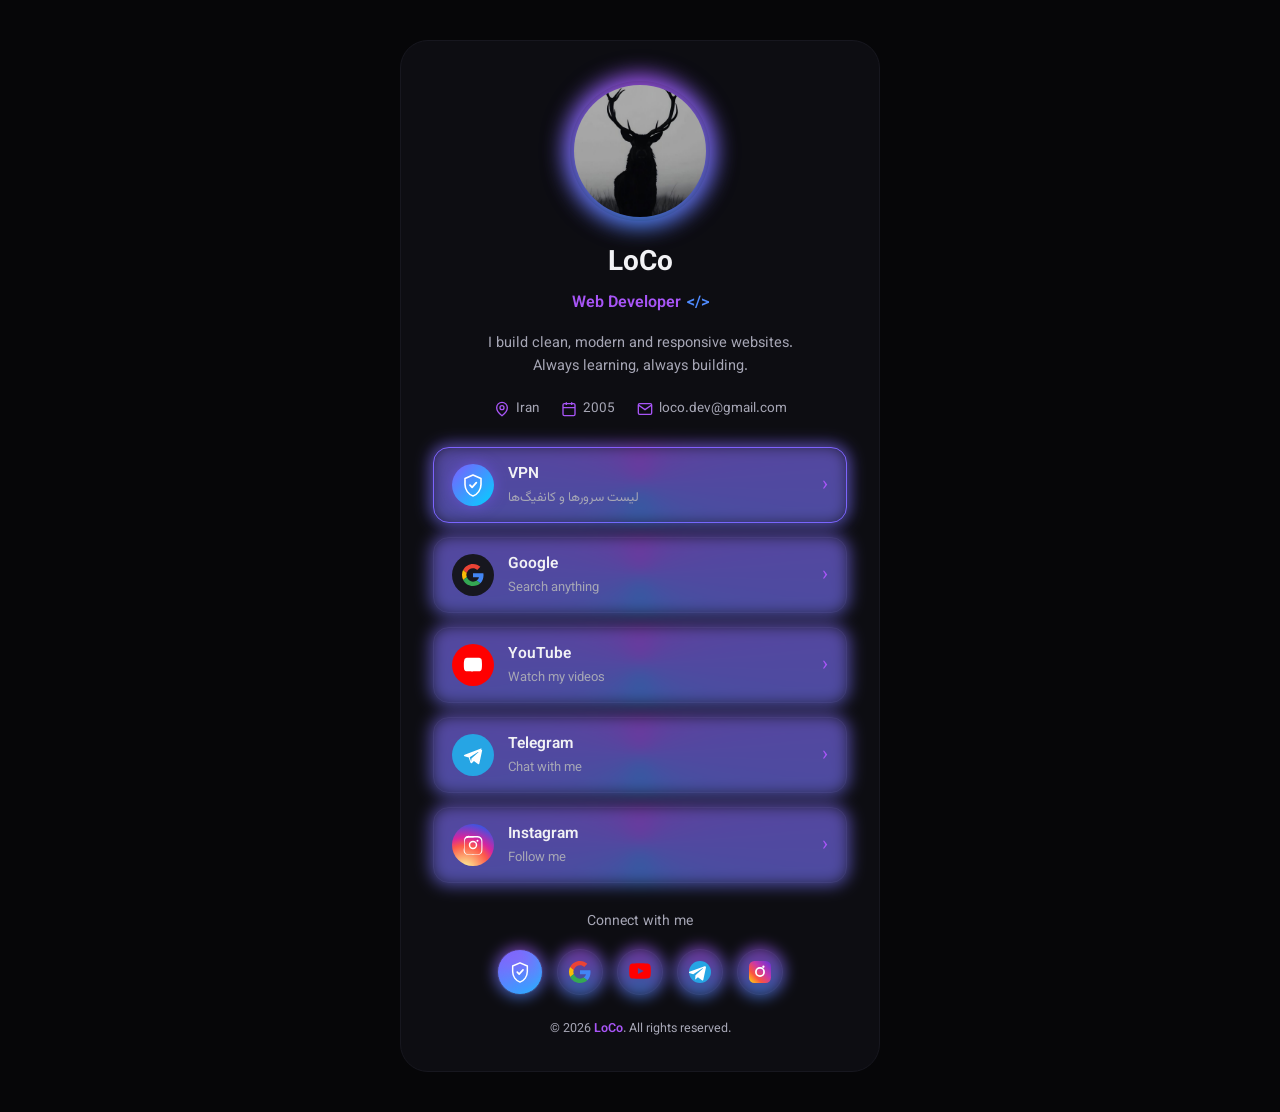
<file: index.html>
<!DOCTYPE html>
<html lang="en">
<head>
<meta charset="UTF-8">
<meta name="viewport" content="width=device-width, initial-scale=1.0">
<title>LoCo — Web Developer</title>
<meta name="description" content="LoCo — Web Developer. VPN, YouTube, Telegram, Instagram links.">
<meta property="og:title" content="LoCo — Web Developer">
<meta property="og:description" content="I build clean, modern and responsive websites. Always learning, always building.">
<meta property="og:type" content="website">
<link rel="icon" href="data:image/svg+xml,%3Csvg xmlns='http://www.w3.org/2000/svg' viewBox='0 0 24 24'%3E%3Cdefs%3E%3ClinearGradient id='g' x1='0' y1='0' x2='1' y2='1'%3E%3Cstop offset='0' stop-color='%237c5cff'/%3E%3Cstop offset='1' stop-color='%2300d4ff'/%3E%3C/linearGradient%3E%3C/defs%3E%3Crect width='24' height='24' rx='6' fill='%230d0d12'/%3E%3Cpath d='M12 3 5 6v5c0 4.5 2.9 8.4 7 9.7 4.1-1.3 7-5.2 7-9.7V6l-7-3Z' fill='none' stroke='url(%23g)' stroke-width='1.6'/%3E%3Cpath d='M9 12 11 14 15.3 9.5' stroke='url(%23g)' stroke-width='1.8' fill='none' stroke-linecap='round' stroke-linejoin='round'/%3E%3C/svg%3E">
<link rel="preconnect" href="https://fonts.googleapis.com">
<link rel="preconnect" href="https://fonts.gstatic.com" crossorigin>
<link href="https://fonts.googleapis.com/css2?family=Vazirmatn:wght@400;500;600;700&display=swap" rel="stylesheet">
<link rel="stylesheet" href="style.css">
</head>
<body>

  <main class="card">

    <div class="avatar-wrap">
      <img class="avatar" src="LoCo.jpg" alt="LoCo">
    </div>

    <h1 class="name">LoCo</h1>
    <p class="role">Web Developer <span class="tag">&lt;/&gt;</span></p>

    <p class="bio">
      I build clean, modern and responsive websites.<br>
      Always learning, always building.
    </p>

    <ul class="meta">
      <li>
        <svg viewBox="0 0 24 24" fill="none" stroke="currentColor" stroke-width="2"><path d="M20 10c0 6-8 12-8 12s-8-6-8-12a8 8 0 0 1 16 0Z"/><circle cx="12" cy="10" r="3"/></svg>
        Iran
      </li>
      <li>
        <svg viewBox="0 0 24 24" fill="none" stroke="currentColor" stroke-width="2"><rect x="3" y="4" width="18" height="18" rx="2"/><path d="M16 2v4M8 2v4M3 10h18"/></svg>
        2005
      </li>
      <li>
        <svg viewBox="0 0 24 24" fill="none" stroke="currentColor" stroke-width="2"><rect x="2" y="4" width="20" height="16" rx="2"/><path d="m22 6-10 7L2 6"/></svg>
        loco.dev@gmail.com
      </li>
    </ul>

    <nav class="links">
      <a class="link-row featured" href="vpn.html" target="_blank" rel="noopener">
        <span class="icon icon-vpn">
          <svg viewBox="0 0 24 24" fill="none"><path d="M12 2 4 5.5v6c0 5.25 3.4 9.9 8 11.5 4.6-1.6 8-6.25 8-11.5v-6L12 2Z" stroke="#fff" stroke-width="1.6" stroke-linejoin="round"/><path d="M9 12.2 11.1 14.3 15.3 9.7" stroke="#fff" stroke-width="1.8" stroke-linecap="round" stroke-linejoin="round"/></svg>
        </span>
        <span class="link-text">
          <span class="link-title">VPN</span>
          <span class="link-sub">لیست سرورها و کانفیگ‌ها</span>
        </span>
        <span class="chevron">›</span>
      </a>

      <a class="link-row" href="https://google.com" target="_blank" rel="noopener">
        <span class="icon icon-google">
          <svg viewBox="0 0 48 48"><path fill="#EA4335" d="M24 9.5c3.54 0 6.71 1.22 9.21 3.6l6.85-6.85C35.9 2.38 30.47 0 24 0 14.62 0 6.51 5.38 2.56 13.22l7.98 6.19C12.43 13.72 17.74 9.5 24 9.5z"/><path fill="#4285F4" d="M46.98 24.55c0-1.57-.15-3.09-.38-4.55H24v9.02h12.94c-.58 2.9-2.26 5.36-4.78 7.02l7.73 6c4.51-4.18 7.09-10.36 7.09-17.49z"/><path fill="#FBBC05" d="M10.53 28.59A14.5 14.5 0 0 1 9.5 24c0-1.59.27-3.13.76-4.59l-7.98-6.19A23.94 23.94 0 0 0 0 24c0 3.86.92 7.51 2.56 10.78l7.97-6.19z"/><path fill="#34A853" d="M24 48c6.48 0 11.93-2.13 15.89-5.81l-7.73-6c-2.15 1.45-4.92 2.3-8.16 2.3-6.26 0-11.57-4.22-13.47-9.91l-7.97 6.19C6.51 42.62 14.62 48 24 48z"/></svg>
        </span>
        <span class="link-text">
          <span class="link-title">Google</span>
          <span class="link-sub">Search anything</span>
        </span>
        <span class="chevron">›</span>
      </a>

      <a class="link-row" href="https://youtube.com/@tradeloco1" target="_blank" rel="noopener">
        <span class="icon icon-youtube">
          <svg viewBox="0 0 24 24"><path fill="#fff" d="m10 15 5.19-3L10 9v6Z"/><path fill="#fff" d="M21.58 7.2s-.21-1.5-.87-2.16c-.83-.87-1.76-.87-2.19-.92C15.5 4 12 4 12 4h-.01s-3.5 0-6.51.12c-.43.05-1.36.05-2.19.92-.66.66-.87 2.16-.87 2.16S2 8.94 2 10.68v1.63c0 1.74.21 3.48.21 3.48s.21 1.5.87 2.16c.83.87 1.92.85 2.4.94C7.2 19.02 12 19.06 12 19.06s3.5 0 6.51-.13c.43-.05 1.36-.05 2.19-.92.66-.66.87-2.16.87-2.16s.21-1.74.21-3.48v-1.63c0-1.74-.21-3.48-.21-3.48Z"/></svg>
        </span>
        <span class="link-text">
          <span class="link-title">YouTube</span>
          <span class="link-sub">Watch my videos</span>
        </span>
        <span class="chevron">›</span>
      </a>

      <a class="link-row" href="https://t.me/dev_loco" target="_blank" rel="noopener">
        <span class="icon icon-telegram">
          <svg viewBox="0 0 24 24"><path fill="#fff" d="M21.5 4.5 2.9 11.8c-1.2.5-1.2 1.2-.2 1.5l4.7 1.5 1.8 5.5c.2.6.4.8.8.8.4 0 .6-.2.9-.5l2.1-2 4.4 3.2c.8.5 1.4.2 1.6-.7l2.9-13.7c.3-1.2-.4-1.7-1.4-1.4ZM8.4 14.4l9-5.6c.4-.3.8-.1.5.2l-7.6 6.9-.3 3.2-1.6-4.7Z"/></svg>
        </span>
        <span class="link-text">
          <span class="link-title">Telegram</span>
          <span class="link-sub">Chat with me</span>
        </span>
        <span class="chevron">›</span>
      </a>

      <a class="link-row" href="https://instagram.com/Devloco" target="_blank" rel="noopener">
        <span class="icon icon-instagram">
          <svg viewBox="0 0 24 24"><path fill="#fff" d="M12 2.2c3.2 0 3.6 0 4.9.07 1.2.06 2 .25 2.4.42.6.24 1 .53 1.5 1a4.1 4.1 0 0 1 1 1.5c.17.4.36 1.2.42 2.4.06 1.3.07 1.7.07 4.9s0 3.6-.07 4.9c-.06 1.2-.25 2-.42 2.4-.24.6-.53 1-1 1.5a4.1 4.1 0 0 1-1.5 1c-.4.17-1.2.36-2.4.42-1.3.06-1.7.07-4.9.07s-3.6 0-4.9-.07c-1.2-.06-2-.25-2.4-.42a4.1 4.1 0 0 1-1.5-1 4.1 4.1 0 0 1-1-1.5c-.17-.4-.36-1.2-.42-2.4C2.2 15.6 2.2 15.2 2.2 12s0-3.6.07-4.9c.06-1.2.25-2 .42-2.4a4.1 4.1 0 0 1 1-1.5 4.1 4.1 0 0 1 1.5-1c.4-.17 1.2-.36 2.4-.42C8.4 2.2 8.8 2.2 12 2.2Zm0 1.8c-3.15 0-3.52 0-4.76.07-1.03.05-1.6.22-1.97.36-.5.2-.85.42-1.22.8-.37.36-.6.72-.8 1.22-.14.37-.3.94-.36 1.97C2.8 9.48 2.8 9.85 2.8 13c0 3.15 0 3.52.07 4.76.05 1.03.22 1.6.36 1.97.2.5.42.85.8 1.22.36.37.72.6 1.22.8.37.14.94.3 1.97.36 1.24.06 1.6.07 4.76.07s3.52 0 4.76-.07c1.03-.05 1.6-.22 1.97-.36.5-.2.85-.42 1.22-.8.37-.36.6-.72.8-1.22.14-.37.3-.94.36-1.97.06-1.24.07-1.6.07-4.76 0-3.15 0-3.52-.07-4.76-.05-1.03-.22-1.6-.36-1.97a3.2 3.2 0 0 0-.8-1.22 3.2 3.2 0 0 0-1.22-.8c-.37-.14-.94-.3-1.97-.36C15.52 4 15.15 4 12 4Z"/><path fill="#fff" d="M12 7.4a4.6 4.6 0 1 0 0 9.2 4.6 4.6 0 0 0 0-9.2Zm0 7.6a3 3 0 1 1 0-6 3 3 0 0 1 0 6ZM16.9 6.2a1.08 1.08 0 1 0 0 2.16 1.08 1.08 0 0 0 0-2.16Z"/></svg>
        </span>
        <span class="link-text">
          <span class="link-title">Instagram</span>
          <span class="link-sub">Follow me</span>
        </span>
        <span class="chevron">›</span>
      </a>
    </nav>

    <p class="connect-label">Connect with me</p>

    <div class="socials">
      <a href="vpn.html" class="social-btn social-vpn" aria-label="VPN" target="_blank" rel="noopener">
        <svg viewBox="0 0 24 24" fill="none"><path d="M12 2 4 5.5v6c0 5.25 3.4 9.9 8 11.5 4.6-1.6 8-6.25 8-11.5v-6L12 2Z" stroke="#fff" stroke-width="1.6" stroke-linejoin="round"/><path d="M9 12.2 11.1 14.3 15.3 9.7" stroke="#fff" stroke-width="1.8" stroke-linecap="round" stroke-linejoin="round"/></svg>
      </a>
      <a href="https://google.com" class="social-btn" aria-label="Google" target="_blank" rel="noopener">
        <svg viewBox="0 0 48 48"><path fill="#EA4335" d="M24 9.5c3.54 0 6.71 1.22 9.21 3.6l6.85-6.85C35.9 2.38 30.47 0 24 0 14.62 0 6.51 5.38 2.56 13.22l7.98 6.19C12.43 13.72 17.74 9.5 24 9.5z"/><path fill="#4285F4" d="M46.98 24.55c0-1.57-.15-3.09-.38-4.55H24v9.02h12.94c-.58 2.9-2.26 5.36-4.78 7.02l7.73 6c4.51-4.18 7.09-10.36 7.09-17.49z"/><path fill="#FBBC05" d="M10.53 28.59A14.5 14.5 0 0 1 9.5 24c0-1.59.27-3.13.76-4.59l-7.98-6.19A23.94 23.94 0 0 0 0 24c0 3.86.92 7.51 2.56 10.78l7.97-6.19z"/><path fill="#34A853" d="M24 48c6.48 0 11.93-2.13 15.89-5.81l-7.73-6c-2.15 1.45-4.92 2.3-8.16 2.3-6.26 0-11.57-4.22-13.47-9.91l-7.97 6.19C6.51 42.62 14.62 48 24 48z"/></svg>
      </a>
      <a href="https://youtube.com/@tradeloco1" class="social-btn" aria-label="YouTube" target="_blank" rel="noopener">
        <svg viewBox="0 0 24 24"><path fill="#FF0000" d="M23.5 6.2s-.23-1.64-.94-2.36c-.9-.94-1.9-.95-2.36-1C16.9 2.5 12 2.5 12 2.5h-.01s-4.9 0-8.2.34c-.46.05-1.46.06-2.36 1C.72 4.56.5 6.2.5 6.2S.27 8.13.27 10.06v1.88c0 1.93.23 3.86.23 3.86s.23 1.64.94 2.36c.9.94 2.08.91 2.6 1.01 1.89.18 8.02.24 8.02.24s4.9-.01 8.2-.35c.46-.05 1.46-.06 2.36-1 .71-.72.94-2.36.94-2.36s.23-1.93.23-3.86v-1.88c0-1.93-.23-3.86-.23-3.86ZM9.7 14.3V7.7l6.4 3.3-6.4 3.3Z"/></svg>
      </a>
      <a href="https://t.me/dev_loco" class="social-btn" aria-label="Telegram" target="_blank" rel="noopener">
        <svg viewBox="0 0 24 24"><circle cx="12" cy="12" r="12" fill="#26A5E4"/><path fill="#fff" d="m18.5 7-2.8 13.2c-.2 1-.8 1.2-1.6.7l-4.4-3.2-2.1 2c-.2.2-.4.4-.9.4l.3-4.5 8.2-7.4c.4-.3-.1-.5-.5-.2l-10.1 6.4-4.4-1.4c-.9-.3-.9-.9.2-1.4L17 5.8c.8-.3 1.5.2 1.5 1.2Z"/></svg>
      </a>
      <a href="https://instagram.com/Devloco" class="social-btn" aria-label="Instagram" target="_blank" rel="noopener">
        <svg viewBox="0 0 24 24"><defs><linearGradient id="igGrad" x1="0" y1="1" x2="1" y2="0"><stop offset="0" stop-color="#FEE411"/><stop offset=".3" stop-color="#FB543F"/><stop offset=".6" stop-color="#C837AB"/><stop offset="1" stop-color="#5E31D9"/></linearGradient></defs><rect width="24" height="24" rx="6" fill="url(#igGrad)"/><path fill="#fff" d="M12 6.6a5.4 5.4 0 1 0 0 10.8 5.4 5.4 0 0 0 0-10.8Zm0 8.9a3.5 3.5 0 1 1 0-7 3.5 3.5 0 0 1 0 7ZM17 6.3a1.26 1.26 0 1 1-2.52 0A1.26 1.26 0 0 1 17 6.3Z"/></svg>
      </a>
    </div>

    <p class="footer">© 2026 <span class="brand">LoCo</span>. All rights reserved.</p>

  </main>

</body>
</html>
</file>
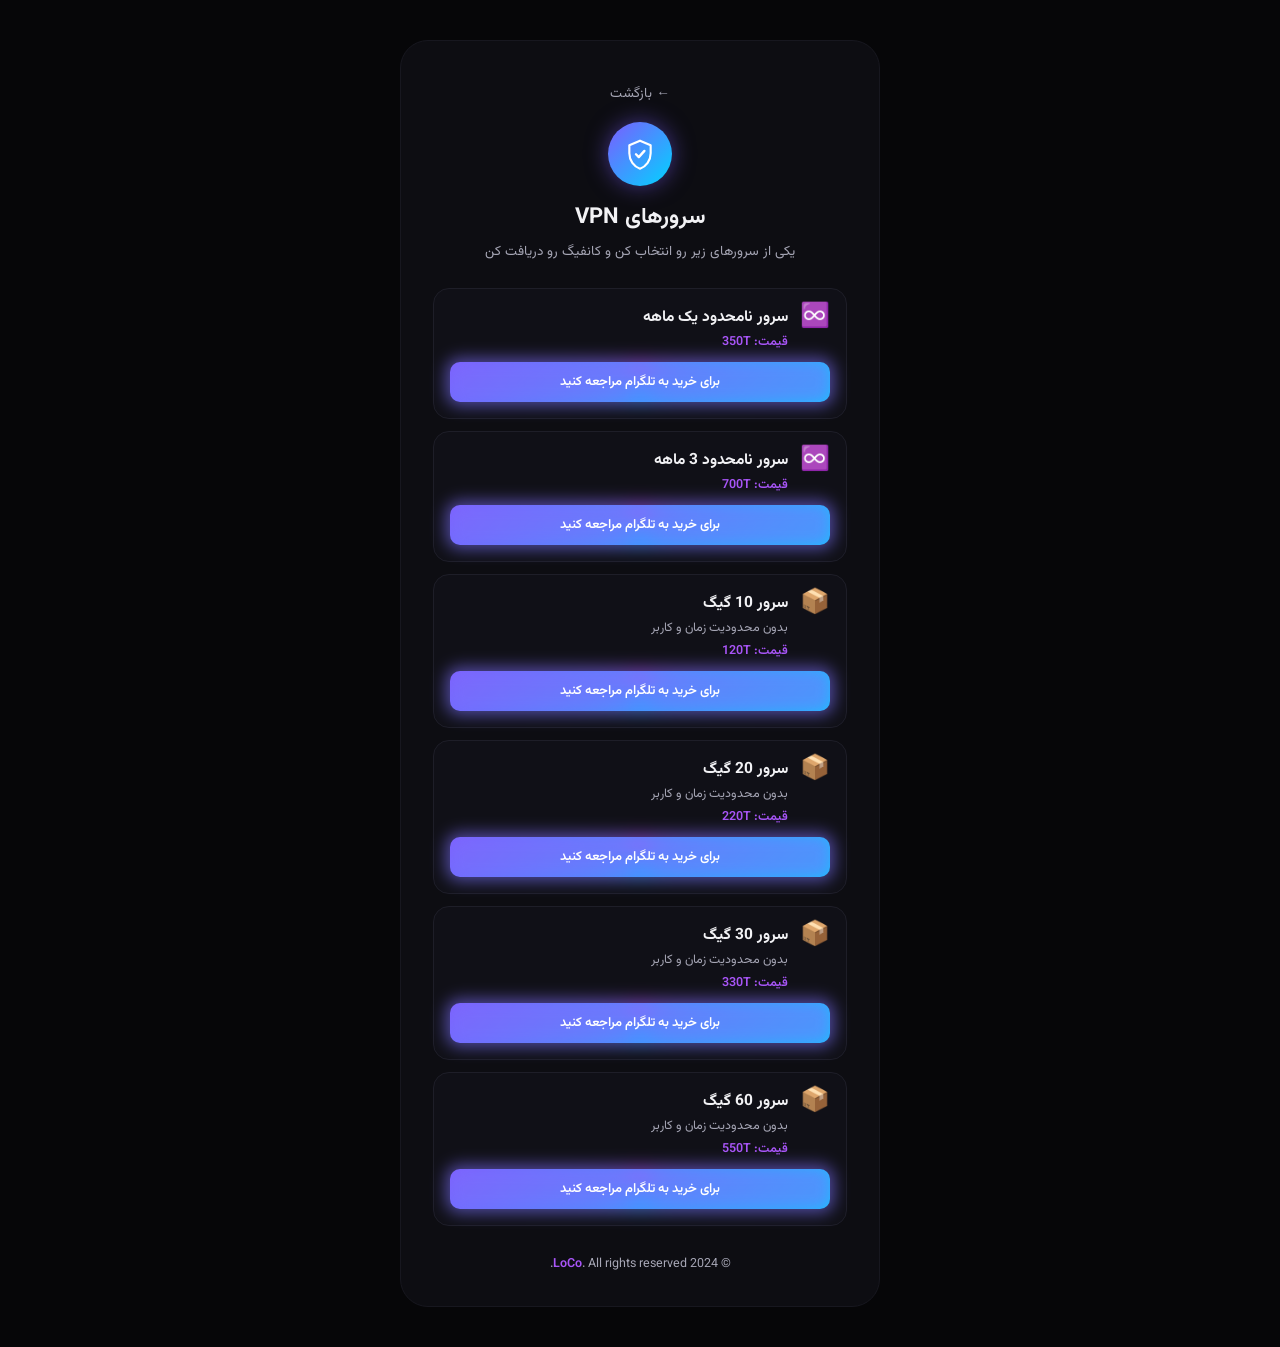
<file: vpn.html>
<!DOCTYPE html>
<html lang="fa" dir="rtl">
<head>
<meta charset="UTF-8">
<meta name="viewport" content="width=device-width, initial-scale=1.0">
<title>VPN — LoCo</title>
<meta name="description" content="پلن‌های سرور VPN — سرورهای نامحدود و حجمی برای خرید از طریق تلگرام.">
<link rel="icon" href="data:image/svg+xml,%3Csvg xmlns='http://www.w3.org/2000/svg' viewBox='0 0 24 24'%3E%3Cdefs%3E%3ClinearGradient id='g' x1='0' y1='0' x2='1' y2='1'%3E%3Cstop offset='0' stop-color='%237c5cff'/%3E%3Cstop offset='1' stop-color='%2300d4ff'/%3E%3C/linearGradient%3E%3C/defs%3E%3Crect width='24' height='24' rx='6' fill='%230d0d12'/%3E%3Cpath d='M12 3 5 6v5c0 4.5 2.9 8.4 7 9.7 4.1-1.3 7-5.2 7-9.7V6l-7-3Z' fill='none' stroke='url(%23g)' stroke-width='1.6'/%3E%3Cpath d='M9 12 11 14 15.3 9.5' stroke='url(%23g)' stroke-width='1.8' fill='none' stroke-linecap='round' stroke-linejoin='round'/%3E%3C/svg%3E">
<link rel="preconnect" href="https://fonts.googleapis.com">
<link rel="preconnect" href="https://fonts.gstatic.com" crossorigin>
<link href="https://fonts.googleapis.com/css2?family=Vazirmatn:wght@400;500;600;700&display=swap" rel="stylesheet">
<link rel="stylesheet" href="style.css">
<link rel="stylesheet" href="vpn.css">
</head>
<body>

  <main class="card vpn-card">

    <a href="index.html" class="back-link">← بازگشت</a>

    <div class="vpn-header">
      <span class="vpn-hero-icon">
        <svg viewBox="0 0 24 24" fill="none"><path d="M12 2 4 5.5v6c0 5.25 3.4 9.9 8 11.5 4.6-1.6 8-6.25 8-11.5v-6L12 2Z" stroke="#fff" stroke-width="1.6" stroke-linejoin="round"/><path d="M9 12.2 11.1 14.3 15.3 9.7" stroke="#fff" stroke-width="1.8" stroke-linecap="round" stroke-linejoin="round"/></svg>
      </span>
      <h1>سرورهای VPN</h1>
      <p class="vpn-sub">یکی از سرورهای زیر رو انتخاب کن و کانفیگ رو دریافت کن</p>
    </div>

    <ul class="vpn-list">

      <li class="vpn-item">
        <div class="vpn-item-top">
          <span class="vpn-flag">♾️</span>
          <span class="vpn-info">
            <span class="vpn-name">سرور نامحدود یک ماهه</span>
            <span class="vpn-meta price">قیمت: 350T</span>
          </span>
        </div>
        <a href="https://t.me/dev_loco" target="_blank" rel="noopener" class="vpn-btn">برای خرید به تلگرام مراجعه کنید</a>
      </li>

      <li class="vpn-item">
        <div class="vpn-item-top">
          <span class="vpn-flag">♾️</span>
          <span class="vpn-info">
            <span class="vpn-name">سرور نامحدود 3 ماهه</span>
            <span class="vpn-meta price">قیمت: 700T</span>
          </span>
        </div>
        <a href="https://t.me/dev_loco" target="_blank" rel="noopener" class="vpn-btn">برای خرید به تلگرام مراجعه کنید</a>
      </li>

      <li class="vpn-item">
        <div class="vpn-item-top">
          <span class="vpn-flag">📦</span>
          <span class="vpn-info">
            <span class="vpn-name">سرور 10 گیگ</span>
            <span class="vpn-meta">بدون محدودیت زمان و کاربر</span>
            <span class="vpn-meta price">قیمت: 120T</span>
          </span>
        </div>
        <a href="https://t.me/dev_loco" target="_blank" rel="noopener" class="vpn-btn">برای خرید به تلگرام مراجعه کنید</a>
      </li>

      <li class="vpn-item">
        <div class="vpn-item-top">
          <span class="vpn-flag">📦</span>
          <span class="vpn-info">
            <span class="vpn-name">سرور 20 گیگ</span>
            <span class="vpn-meta">بدون محدودیت زمان و کاربر</span>
            <span class="vpn-meta price">قیمت: 220T</span>
          </span>
        </div>
        <a href="https://t.me/dev_loco" target="_blank" rel="noopener" class="vpn-btn">برای خرید به تلگرام مراجعه کنید</a>
      </li>

      <li class="vpn-item">
        <div class="vpn-item-top">
          <span class="vpn-flag">📦</span>
          <span class="vpn-info">
            <span class="vpn-name">سرور 30 گیگ</span>
            <span class="vpn-meta">بدون محدودیت زمان و کاربر</span>
            <span class="vpn-meta price">قیمت: 330T</span>
          </span>
        </div>
        <a href="https://t.me/dev_loco" target="_blank" rel="noopener" class="vpn-btn">برای خرید به تلگرام مراجعه کنید</a>
      </li>

      <li class="vpn-item">
        <div class="vpn-item-top">
          <span class="vpn-flag">📦</span>
          <span class="vpn-info">
            <span class="vpn-name">سرور 60 گیگ</span>
            <span class="vpn-meta">بدون محدودیت زمان و کاربر</span>
            <span class="vpn-meta price">قیمت: 550T</span>
          </span>
        </div>
        <a href="https://t.me/dev_loco" target="_blank" rel="noopener" class="vpn-btn">برای خرید به تلگرام مراجعه کنید</a>
      </li>

    </ul>

    <p class="footer">© 2024 <span class="brand">LoCo</span>. All rights reserved.</p>

  </main>

</body>
</html>
</file>
<file: style.css>
:root {
  --bg: #060608;
  --card-bg: #0d0d12;
  --row-bg: #101017;
  --row-border: #1e1e28;
  --row-border-featured: #7c5cff;
  --text: #f2f2f5;
  --text-dim: #a6a6b5;
  --purple: #a855f7;
  --blue: #4f8bff;
  --gap: 14px;
}

* {
  margin: 0;
  padding: 0;
  box-sizing: border-box;
}

body {
  background: var(--bg);
  min-height: 100vh;
  display: flex;
  justify-content: center;
  align-items: flex-start;
  padding: 40px 16px;
  font-family: 'Vazirmatn', -apple-system, BlinkMacSystemFont, "Segoe UI", Roboto, Helvetica, Arial, sans-serif;
  color: var(--text);
  -webkit-tap-highlight-color: transparent;
}

.card {
  width: 100%;
  max-width: 480px;
  background: var(--card-bg);
  border: 1px solid #17171f;
  border-radius: 28px;
  padding: 40px 32px 32px;
  text-align: center;
  position: relative;
}

/* Avatar */
.avatar-wrap {
  width: 140px;
  height: 140px;
  margin: 0 auto 20px;
  border-radius: 50%;
  position: relative;
  box-shadow: 0 0 30px rgba(124, 92, 255, 0.35);
}

.avatar-wrap::before {
  content: "";
  position: absolute;
  inset: -6px;
  border-radius: 50%;
  background: conic-gradient(from 0deg, var(--purple), var(--blue), var(--purple));
  filter: blur(10px);
  opacity: 0.85;
  animation: sway-glow 5s ease-in-out infinite;
}

.avatar {
  position: absolute;
  inset: 4px;
  width: calc(100% - 8px);
  height: calc(100% - 8px);
  border-radius: 50%;
  object-fit: cover;
  display: block;
  background: #000;
  z-index: 1;
}

@keyframes sway-glow {
  0%, 100% {
    transform: rotate(-25deg);
  }
  50% {
    transform: rotate(25deg);
  }
}

@media (prefers-reduced-motion: reduce) {
  .avatar-wrap::before,
  .link-row::before,
  .social-btn::before {
    animation: none;
  }
}

/* Text block */
.name {
  font-size: 28px;
  font-weight: 700;
  margin-bottom: 6px;
}

.role {
  color: var(--purple);
  font-size: 16px;
  font-weight: 600;
  display: flex;
  align-items: center;
  justify-content: center;
  gap: 6px;
  margin-bottom: 16px;
}

.tag {
  color: var(--blue);
}

.bio {
  color: var(--text-dim);
  font-size: 14.5px;
  line-height: 1.6;
  margin-bottom: 20px;
}

/* Meta row */
.meta {
  list-style: none;
  display: flex;
  justify-content: center;
  flex-wrap: wrap;
  gap: 22px;
  margin-bottom: 28px;
  font-size: 13.5px;
  color: var(--text-dim);
}

.meta li {
  display: flex;
  align-items: center;
  gap: 6px;
}

.meta svg {
  width: 16px;
  height: 16px;
  color: var(--purple);
  flex-shrink: 0;
}

/* Link rows */
.links {
  display: flex;
  flex-direction: column;
  gap: var(--gap);
  margin-bottom: 28px;
}

.link-row {
  display: flex;
  align-items: center;
  gap: 14px;
  background: var(--row-bg);
  border: 1px solid var(--row-border);
  border-radius: 16px;
  padding: 14px 18px;
  text-decoration: none;
  color: var(--text);
  transition: border-color 0.2s ease, transform 0.15s ease, background 0.2s ease;
  position: relative;
  z-index: 0;
}

.link-row::before {
  content: "";
  position: absolute;
  inset: -4px;
  border-radius: 20px;
  background: conic-gradient(from 0deg, var(--purple), var(--blue), var(--purple));
  filter: blur(8px);
  z-index: -1;
  opacity: 0.6;
  animation: sway-glow 5s ease-in-out infinite;
}

.link-row:hover {
  border-color: var(--row-border-featured);
  transform: translateY(-1px);
  background: #131320;
}

.link-row.featured {
  border-color: var(--row-border-featured);
  box-shadow: 0 0 16px rgba(124, 92, 255, 0.15);
}

.icon {
  width: 42px;
  height: 42px;
  min-width: 42px;
  border-radius: 50%;
  display: flex;
  align-items: center;
  justify-content: center;
  overflow: hidden;
}

.icon svg {
  width: 22px;
  height: 22px;
}

.icon-vpn {
  background: linear-gradient(135deg, #7c5cff, #00d4ff);
  box-shadow: 0 0 14px rgba(124, 92, 255, 0.5);
}
.icon-vpn svg { width: 24px; height: 24px; }

.icon-google { background: #17171f; }
.icon-google svg { width: 22px; height: 22px; }

.icon-youtube { background: #ff0000; }

.icon-telegram { background: #26a5e4; }

.icon-instagram {
  background: radial-gradient(circle at 30% 110%, #fdf497 0%, #fdf497 5%, #fd5949 45%, #d6249f 60%, #285AEB 90%);
}

.link-text {
  flex: 1;
  text-align: left;
  display: flex;
  flex-direction: column;
  gap: 2px;
}

.link-title {
  font-size: 15.5px;
  font-weight: 600;
}

.link-sub {
  font-size: 13px;
  color: var(--text-dim);
}

.chevron {
  color: var(--purple);
  font-size: 20px;
  font-weight: 400;
}

/* Connect socials */
.connect-label {
  color: var(--text-dim);
  font-size: 14px;
  margin-bottom: 16px;
}

.socials {
  display: flex;
  justify-content: center;
  gap: 14px;
  margin-bottom: 24px;
}

.social-btn {
  width: 46px;
  height: 46px;
  border-radius: 50%;
  background: var(--row-bg);
  border: 1px solid var(--row-border);
  display: flex;
  align-items: center;
  justify-content: center;
  transition: border-color 0.2s ease, transform 0.15s ease;
  position: relative;
  z-index: 0;
}

.social-btn::before {
  content: "";
  position: absolute;
  inset: -4px;
  border-radius: 50%;
  background: conic-gradient(from 0deg, var(--purple), var(--blue), var(--purple));
  filter: blur(7px);
  z-index: -1;
  opacity: 0.6;
  animation: sway-glow 5s ease-in-out infinite;
}

.social-btn:hover {
  border-color: var(--row-border-featured);
  transform: translateY(-2px);
}

.social-btn svg {
  width: 22px;
  height: 22px;
}

.social-vpn {
  background: linear-gradient(135deg, #7c5cff, #00d4ff);
}

/* Footer */
.footer {
  font-size: 12.5px;
  color: var(--text-dim);
}

.brand {
  color: var(--purple);
  font-weight: 600;
}

/* Responsive */
@media (max-width: 380px) {
  .card {
    padding: 32px 20px 24px;
    border-radius: 22px;
  }
  .meta {
    gap: 14px;
  }
}
</file>
<file: vpn.css>
.vpn-card {
  text-align: center;
  position: relative;
}

.back-link {
  display: inline-block;
  color: var(--text-dim);
  text-decoration: none;
  font-size: 13.5px;
  margin-bottom: 18px;
  transition: color 0.2s ease;
}

.back-link:hover {
  color: var(--purple);
}

.vpn-header {
  margin-bottom: 26px;
}

.vpn-hero-icon {
  width: 64px;
  height: 64px;
  margin: 0 auto 14px;
  border-radius: 50%;
  display: flex;
  align-items: center;
  justify-content: center;
  background: linear-gradient(135deg, #7c5cff, #00d4ff);
  box-shadow: 0 0 22px rgba(124, 92, 255, 0.5);
}

.vpn-hero-icon svg {
  width: 32px;
  height: 32px;
}

.vpn-header h1 {
  font-size: 22px;
  font-weight: 700;
  margin-bottom: 6px;
}

.vpn-sub {
  color: var(--text-dim);
  font-size: 13.5px;
}

.vpn-list {
  list-style: none;
  display: flex;
  flex-direction: column;
  gap: 12px;
  margin-bottom: 28px;
}

.vpn-item {
  display: flex;
  flex-direction: column;
  align-items: stretch;
  gap: 10px;
  background: var(--row-bg);
  border: 1px solid var(--row-border);
  border-radius: 16px;
  padding: 16px;
  transition: border-color 0.2s ease, background 0.2s ease;
}

.vpn-item:hover {
  border-color: var(--row-border-featured);
  background: #131320;
}

.vpn-item-top {
  display: flex;
  align-items: flex-start;
  gap: 12px;
}

.vpn-flag {
  font-size: 24px;
  line-height: 1;
  flex-shrink: 0;
}

.vpn-info {
  flex: 1;
  text-align: right;
  display: flex;
  flex-direction: column;
  gap: 3px;
}

.vpn-name {
  font-size: 15.5px;
  font-weight: 700;
}

.vpn-meta {
  font-size: 12.5px;
  color: var(--text-dim);
}

.vpn-meta.price {
  color: var(--purple);
  font-weight: 600;
}

.vpn-btn {
  display: block;
  text-align: center;
  background: linear-gradient(135deg, #7c5cff, #00d4ff);
  color: #fff;
  text-decoration: none;
  font-size: 13px;
  font-weight: 600;
  padding: 10px 14px;
  border-radius: 10px;
  transition: transform 0.15s ease, box-shadow 0.2s ease;
  position: relative;
  z-index: 0;
}

.vpn-btn::before {
  content: "";
  position: absolute;
  inset: -4px;
  border-radius: 14px;
  background: conic-gradient(from 0deg, var(--purple), var(--blue), var(--purple));
  filter: blur(8px);
  z-index: -1;
  opacity: 0.6;
  animation: sway-glow 5s ease-in-out infinite;
}

.vpn-btn:hover {
  transform: translateY(-1px);
  box-shadow: 0 0 14px rgba(124, 92, 255, 0.5);
}

@media (max-width: 380px) {
  .vpn-item {
    padding: 12px;
  }
  .vpn-name {
    font-size: 14px;
  }
}
</file>
